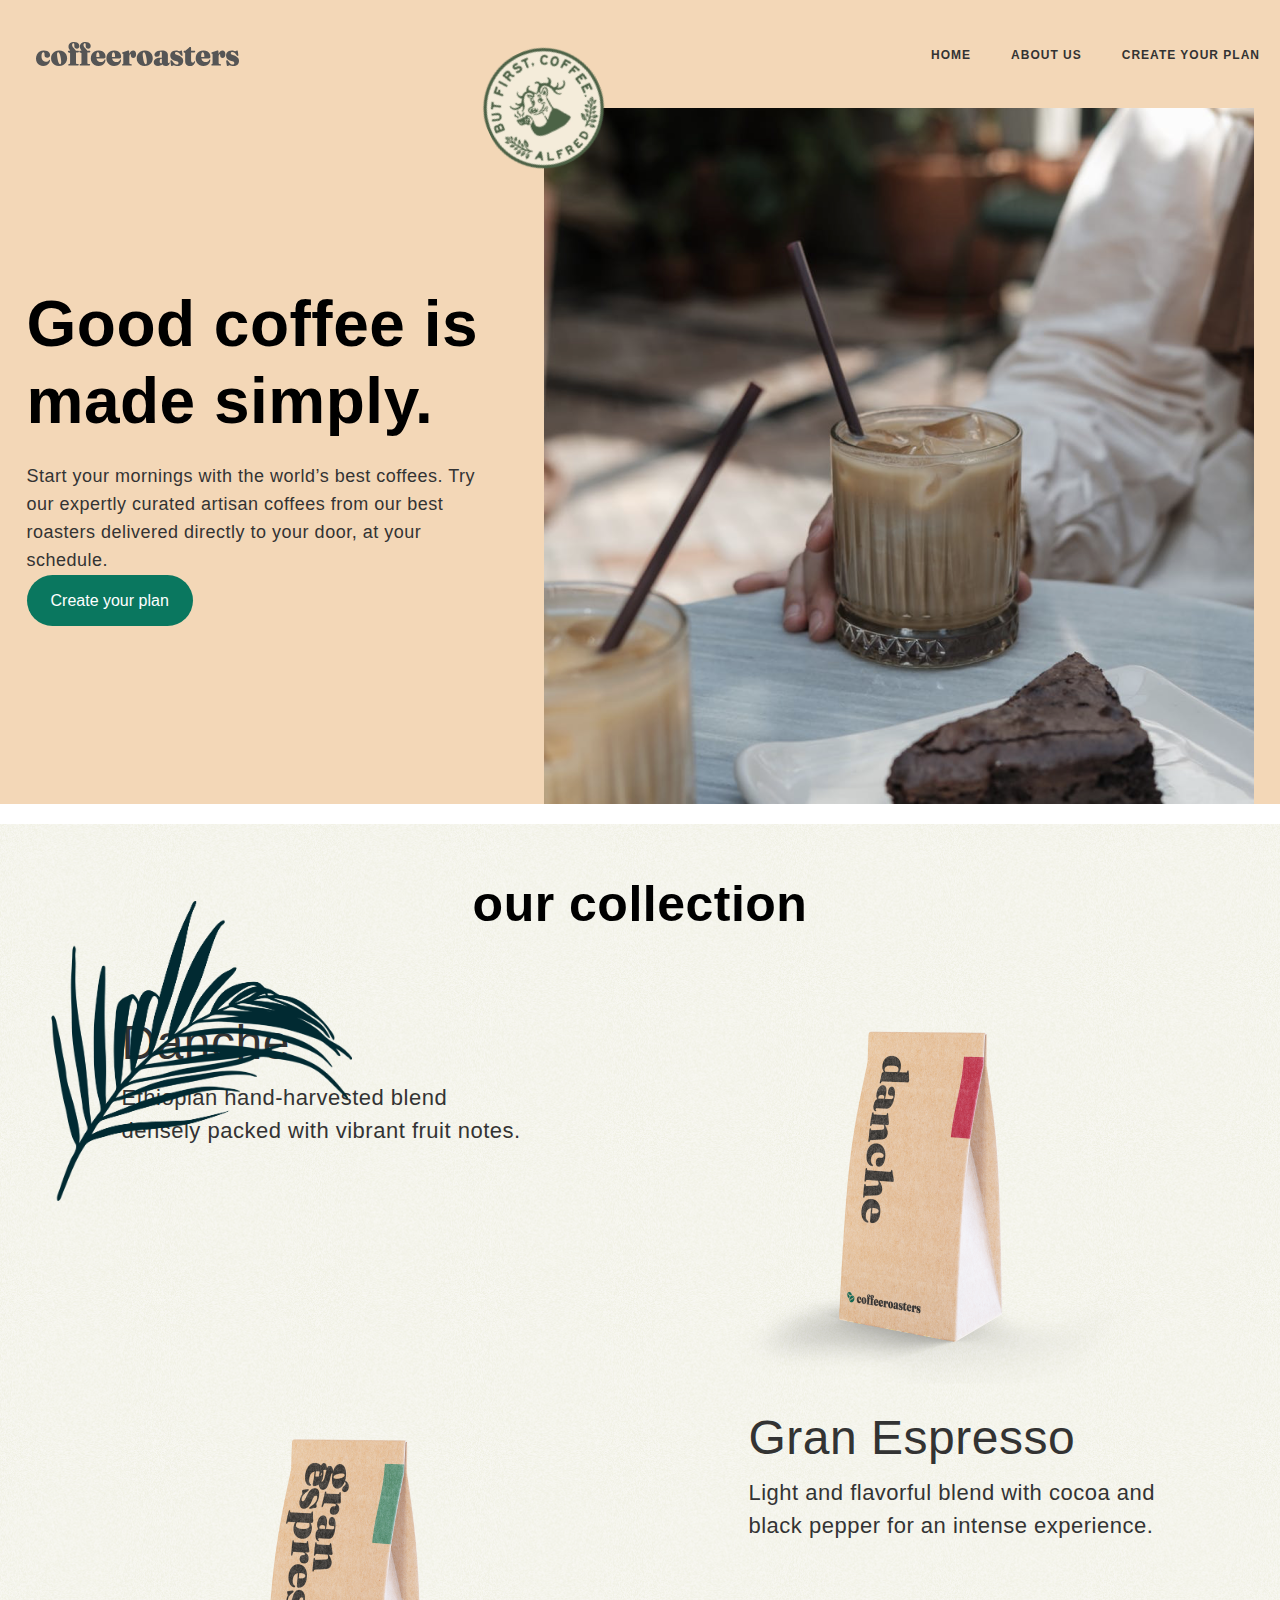
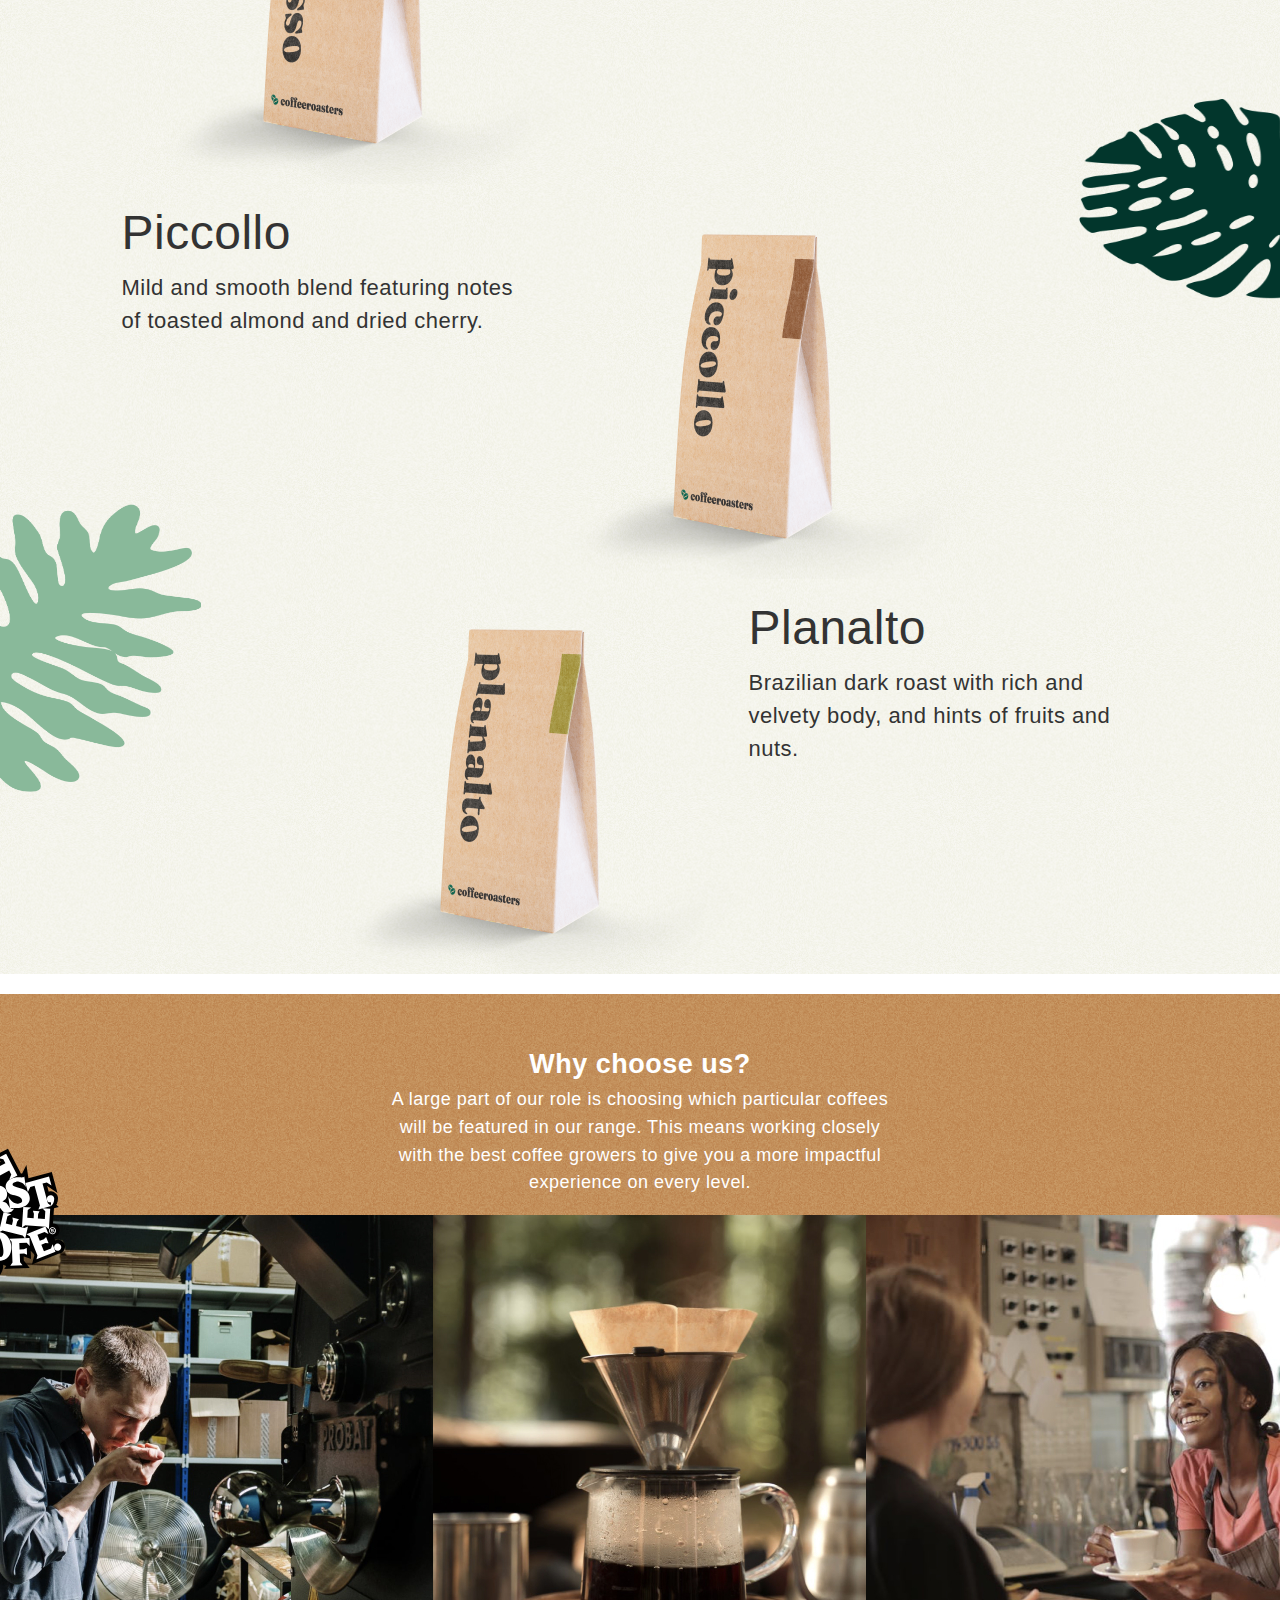
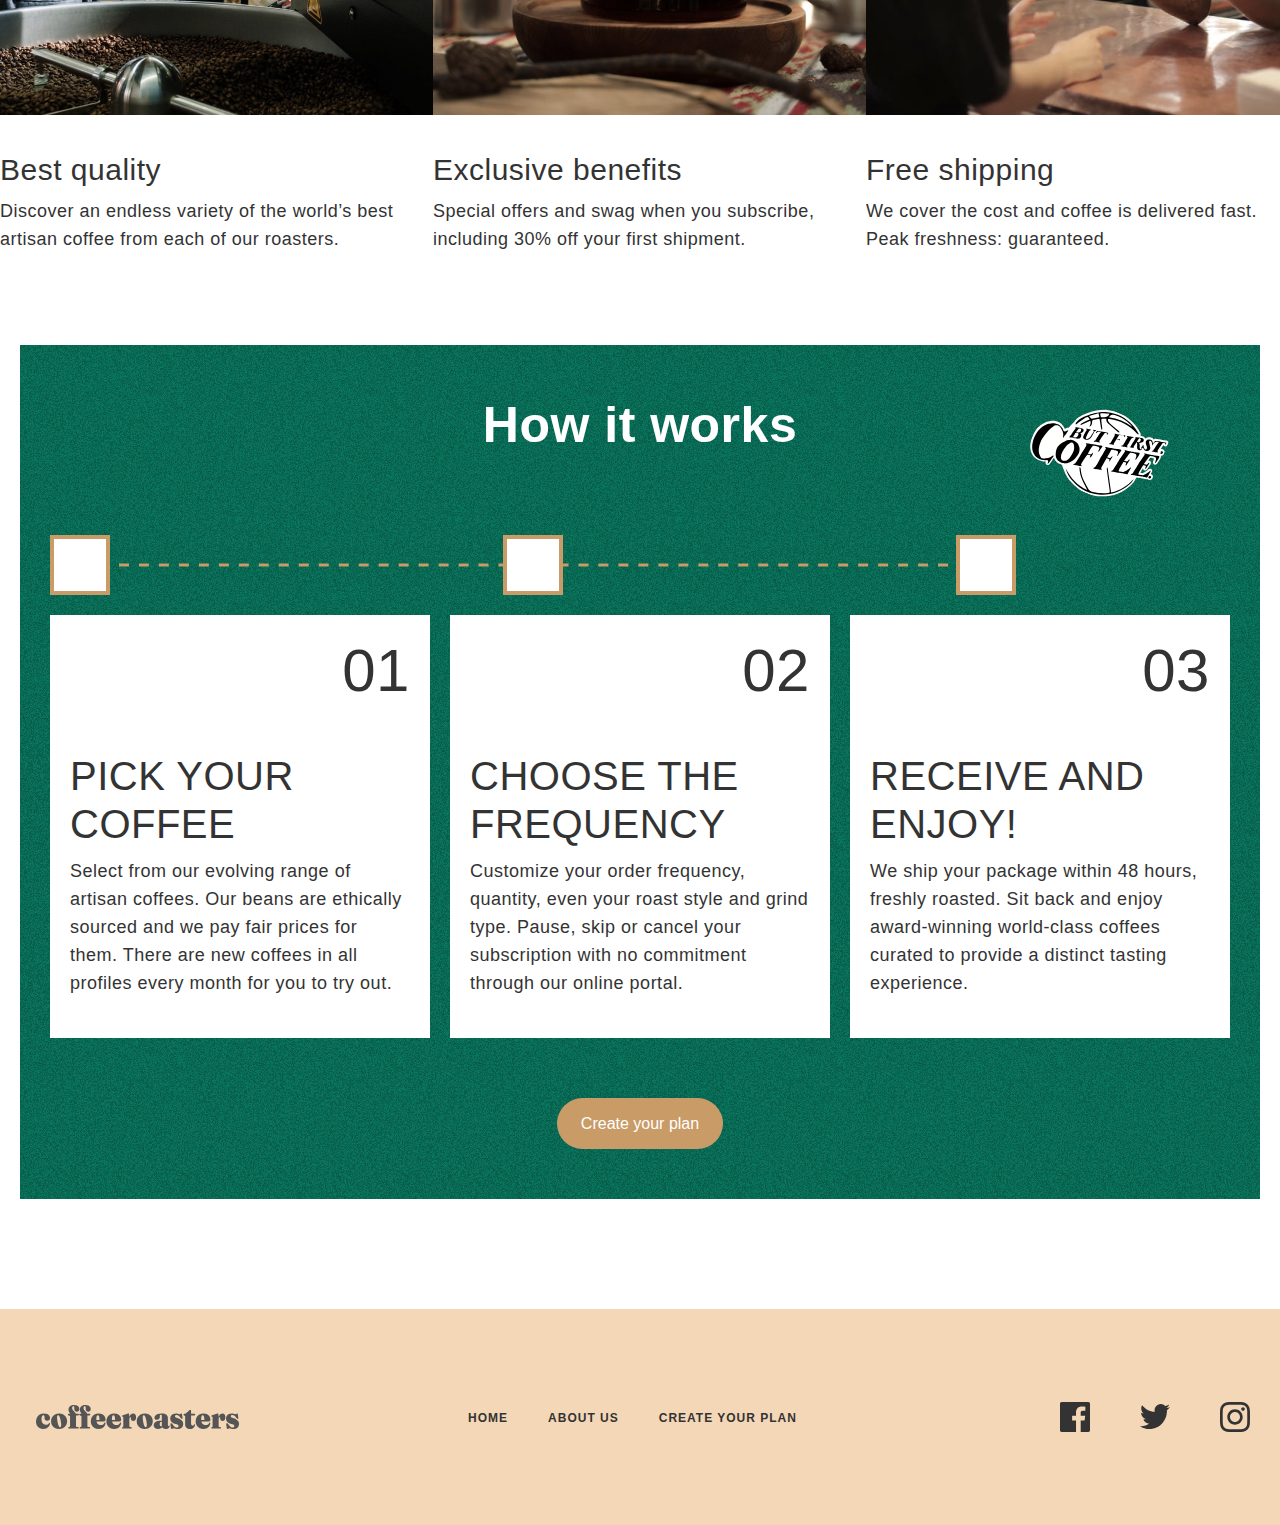
<file: index.html>
<!DOCTYPE html>
<html lang="en">
	<head>
		<meta charset="UTF-8" />
		<meta name="viewport" content="width=device-width, initial-scale=1.0" />
		<title>coffeeroasters</title>
		<link rel="stylesheet" href="css/normalize.css" />
		<link rel="stylesheet" href="css/style.css" />
	</head>
	<body>
		<div class="site-header-wrapper">
			<header class="site-header">
				<div class="container site-header__container">
					<a class="site-logo" href="">
						<img class="site-logo__img" src="img/coffeeroasters.svg" alt="" width="235" height="24" />
					</a>
					<ul class="site-nav">
						<li class="site-nav__item">
							<a class="site-nav__link" href="/">HOME</a>
						</li>
						<li class="site-nav__item">
							<a class="site-nav__link" target="_blank" href="about-us.html">ABOUT US</a>
						</li>
						<li class="site-nav__item">
							<a class="site-nav__link" href="/">Create your plan</a>
						</li>
					</ul>
				</div>
			</header>
			<div class="hero">
				<div class="container hero__container">
					<div class="hero__info">
						<h2 class="hero__info-title">Good coffee is made simply.</h2>
						<p class="hero__info-text">
							Start your mornings with the world’s best coffees. Try our expertly curated artisan coffees from our best roasters
							delivered directly to your door, at your schedule.
						</p>
						<button class="btn">Create your plan</button>
					</div>
					<div class="hero__img-wrapper">
						<img src="img/Rectangle 679.png" alt="" width="710" height="696" title="copuitino" />
						<img class="hero__img-wrapper__logo" src="img/image 40.svg" alt="" width="160" height="160" />
					</div>
				</div>
			</div>
		</div>
		<main class="main-contant">
			<section class="our-collection">
				<div class="container our-collection__container">
					<img class="our-collection__img-one" src="img/danger.png" alt="" width="402" height="300" />
					<img class="our-collection__img-two" src="img/gran-espri.png" alt="" width="402" height="300" />
					<img class="our-collection__img-three" src="img/plato.png" alt="" width="402" height="300" />
					<h2 class="our-collection__title">our collection</h2>
					<ul class="our-collection__list">
						<li class="our-collection__item">
							<img
								class="our-collection__img our-collection__img2"
								src="img/1 (1).png"
								alt=""
								width="450"
								height="375"
								title="Danche" />
							<div class="our-collection__item-info">
								<h2 class="our-collection__item-info__title">Danche</h2>
								<p class="our-collection__item-info__text">
									Ethiopian hand-harvested blend densely packed with vibrant fruit notes.
								</p>
							</div>
						</li>
						<li class="our-collection__item">
							<img class="our-collection__img" src="img/2 (1).png" alt="" width="450" height="375" title="Danche" />
							<div class="our-collection__item-info">
								<h2 class="our-collection__item-info__title">Gran Espresso</h2>
								<p class="our-collection__item-info__text">
									Light and flavorful blend with cocoa and black pepper for an intense experience.
								</p>
							</div>
						</li>
						<li class="our-collection__item">
							<img class="our-collection__img" src="img/3 (1).png" alt="" width="450" height="375" title="Danche" />
							<div class="our-collection__item-info">
								<h2 class="our-collection__item-info__title">Piccollo</h2>
								<p class="our-collection__item-info__text">
									Mild and smooth blend featuring notes of toasted almond and dried cherry.
								</p>
							</div>
						</li>
						<li class="our-collection__item">
							<img
								class="our-collection__img our-collection__img2"
								claa
								src="img/4 (1).png"
								alt=""
								width="450"
								height="375"
								title="Danche" />
							<div class="our-collection__item-info">
								<h2 class="our-collection__item-info__title">Planalto</h2>
								<p class="our-collection__item-info__text">
									Brazilian dark roast with rich and velvety body, and hints of fruits and nuts.
								</p>
							</div>
						</li>
					</ul>
				</div>
			</section>
			<!-- INDEX_COLLACTION -->
			<section class="index-collaction">
				<div class="container index-collaction__inner">
					<div class="index-collaction__info">
						<h2 class="index-collaction__title">Why choose us?</h2>
						<p class="index-collaction__text">
							A large part of our role is choosing which particular coffees will be featured in our range. This means working
							closely with the best coffee growers to give you a more impactful experience on every level.
						</p>
					</div>
					<ul class="index-collaction__list">
						<li class="index-collaction__item">
							<img class="index-collaction__item-logo" src="img/Group.svg" alt="" width="129" height="136" />
							<img class="index-collaction__img" src="img/1.jpg" alt="" width="433" height="500" />
							<h3 class="index-collaction__item-title">Best quality</h3>
							<p class="index-collaction__item-text">
								Discover an endless variety of the world’s best artisan coffee from each of our roasters.
							</p>
						</li>
						<li class="index-collaction__item">
							<img class="index-collaction__img" src="img/2.jpg" alt="" width="433" height="500" />
							<h3 class="index-collaction__item-title">Exclusive benefits</h3>
							<p class="index-collaction__item-text">
								Special offers and swag when you subscribe, including 30% off your first shipment.
							</p>
						</li>
						<li class="index-collaction__item">
							<img class="index-collaction__img" src="img/3.jpg" alt="" width="433" height="500" />
							<h3 class="index-collaction__item-title">Free shipping</h3>
							<p class="index-collaction__item-text">
								We cover the cost and coffee is delivered fast. Peak freshness: guaranteed.
							</p>
						</li>
					</ul>
				</div>
			</section>
			<!-- TUGADI -->
			<!-- How it works -->
			<section class="how-it-works">
				<div class="container">
					<div class="how-it-works__inner">
						<img class="how-it-works__img" src="img/howitsworkbut.svg" alt="cooffee" width="192" height="129" />
						<h2 class="how-it-works__title">How it works</h2>
						<div class="how-it-works__kvadrat">
							<div class="how-it-works__kvadrat-inner"></div>
							<div class="how-it-works__kvadrat-inner"></div>
							<div class="how-it-works__kvadrat-inner"></div>
						</div>
						<ol class="how-it-works__list">
							<li class="how-it-works__item">
								<h3 class="how-it-works__item-number">01</h3>
								<div class="how-it-works__item-info">
									<h3 class="how-it-works__item-title">
										Pick your <br />
										coffee
									</h3>
									<p class="how-it-works__item-text">
										Select from our evolving range of artisan coffees. Our beans are ethically sourced and we pay fair prices for
										them. There are new coffees in all profiles every month for you to try out.
									</p>
								</div>
							</li>

							<li class="how-it-works__item">
								<h3 class="how-it-works__item-number">02</h3>
								<div class="how-it-works__item-info">
									<h3 class="how-it-works__item-title">Choose the frequency</h3>
									<p class="how-it-works__item-text">
										Customize your order frequency, quantity, even your roast style and grind type. Pause, skip or cancel your
										subscription with no commitment through our online portal.
									</p>
								</div>
							</li>

							<li class="how-it-works__item">
								<h3 class="how-it-works__item-number">03</h3>
								<div class="how-it-works__item-info">
									<h3 class="how-it-works__item-title">Receive and enjoy!</h3>
									<p class="how-it-works__item-text">
										We ship your package within 48 hours, freshly roasted. Sit back and enjoy award-winning world-class coffees
										curated to provide a distinct tasting experience.
									</p>
								</div>
							</li>
						</ol>
						<div class="how-it-works__btn-wrapper">
							<button class="btn how-it-works__btn">Create your plan</button>
						</div>
					</div>
				</div>
			</section>
		</main>
		<!-- HOW IT WORKS END -->
		<footer class="site-footer">
			<div class="container site-header__container">
				<a class="site-logo" href="/">
					<img class="site-logo__img" src="img/coffeeroasters.svg" alt="logo" width="235" height="24" />
				</a>
				<ul class="site-nav">
					<li class="site-nav__item">
						<a class="site-nav__link" href="/">HOME</a>
					</li>
					<li class="site-nav__item">
						<a class="site-nav__link" href="about-us.html">ABOUT US</a>
					</li>
					<li class="site-nav__item">
						<a class="site-nav__link" href="create-plan.html">Create your plan</a>
					</li>
				</ul>

				<ul class="social">
					<li class="social__item">
						<a class="social__link" href="#">
							<svg width="30" height="30" viewBox="0 0 30 30" fill="none" xmlns="http://www.w3.org/2000/svg">
								<path
									id="Path"
									d="M28.3438 0H1.65625C0.74125 0 0 0.74125 0 1.65625V28.345C0 29.2588 0.74125 30 1.65625 30H16.025V18.3825H12.115V13.855H16.025V10.5163C16.025 6.64125 18.3913 4.53125 21.8488 4.53125C23.505 4.53125 24.9275 4.655 25.3425 4.71V8.76L22.945 8.76125C21.065 8.76125 20.7013 9.655 20.7013 10.965V13.8562H25.185L24.6012 18.3837H20.7013V30H28.3463C29.2588 30 30 29.2587 30 28.3438V1.65625C30 0.74125 29.2587 0 28.3438 0Z"
									fill="currentColor" />
							</svg>
						</a>
					</li>

					<li class="social__item">
						<a class="social__link" href="#">
							<svg width="30" height="25" viewBox="0 0 30 25" fill="none" xmlns="http://www.w3.org/2000/svg">
								<path
									id="Path"
									d="M30 2.95965C28.8962 3.46211 27.71 3.8005 26.465 3.95304C27.7363 3.17243 28.7125 1.9355 29.1712 0.461444C27.9825 1.18437 26.665 1.70991 25.2625 1.99318C24.1412 0.766509 22.54 0 20.77 0C16.7962 0 13.8763 3.80178 14.7738 7.74841C9.66 7.48564 5.125 4.97334 2.08875 1.15489C0.47625 3.99149 1.2525 7.70227 3.9925 9.58137C2.985 9.54804 2.035 9.26477 1.20625 8.79179C1.13875 11.7155 3.1825 14.4509 6.1425 15.0597C5.27625 15.3007 4.3275 15.3571 3.3625 15.1674C4.145 17.6746 6.4175 19.4986 9.1125 19.5498C6.525 21.6302 3.265 22.5595 0 22.1647C2.72375 23.9553 5.96 25 9.435 25C20.8625 25 27.3187 15.1033 26.9287 6.22693C28.1312 5.33608 29.175 4.22477 30 2.95965Z"
									fill="currentColor" />
							</svg>
						</a>
					</li>

					<li class="social__item">
						<a class="social__link" href="#">
							<svg width="30" height="30" viewBox="0 0 30 30" fill="none" xmlns="http://www.w3.org/2000/svg">
								<path
									id="Shape"
									fill-rule="evenodd"
									clip-rule="evenodd"
									d="M15 0C10.9262 0 10.4163 0.0175 8.81625 0.09C3.36875 0.34 0.34125 3.3625 0.09125 8.815C0.0175 10.4163 0 10.9262 0 15C0 19.0737 0.0175 19.585 0.09 21.185C0.34 26.6325 3.3625 29.66 8.815 29.91C10.4163 29.9825 10.9262 30 15 30C19.0737 30 19.585 29.9825 21.185 29.91C26.6275 29.66 29.6625 26.6375 29.9088 21.185C29.9825 19.585 30 19.0737 30 15C30 10.9262 29.9825 10.4163 29.91 8.81625C29.665 3.37375 26.6388 0.34125 21.1862 0.09125C19.585 0.0175 19.0737 0 15 0ZM15.0001 2.70386C19.0051 2.70386 19.4801 2.71886 21.0626 2.79136C25.1276 2.97636 27.0264 4.90511 27.2114 8.94011C27.2839 10.5214 27.2976 10.9964 27.2976 15.0014C27.2976 19.0076 27.2826 19.4814 27.2114 21.0626C27.0251 25.0939 25.1314 27.0264 21.0626 27.2114C19.4801 27.2839 19.0076 27.2989 15.0001 27.2989C10.9951 27.2989 10.5201 27.2839 8.93889 27.2114C4.86389 27.0251 2.97514 25.0876 2.79014 21.0614C2.71764 19.4801 2.70264 19.0064 2.70264 15.0001C2.70264 10.9951 2.71889 10.5214 2.79014 8.93886C2.97639 4.90511 4.87014 2.97511 8.93889 2.79011C10.5214 2.71886 10.9951 2.70386 15.0001 2.70386ZM7.29736 14.9999C7.29736 10.7461 10.7461 7.29736 14.9999 7.29736C19.2536 7.29736 22.7024 10.7461 22.7024 14.9999C22.7024 19.2549 19.2536 22.7036 14.9999 22.7036C10.7461 22.7036 7.29736 19.2536 7.29736 14.9999ZM15 20C12.2387 20 10 17.7625 10 15C10 12.2387 12.2387 10 15 10C17.7612 10 20 12.2387 20 15C20 17.7625 17.7612 20 15 20ZM21.2061 6.99348C21.2061 5.99973 22.0123 5.19348 23.0073 5.19348C24.0011 5.19348 24.8061 5.99973 24.8061 6.99348C24.8061 7.98723 24.0011 8.79348 23.0073 8.79348C22.0123 8.79348 21.2061 7.98723 21.2061 6.99348Z"
									fill="currentColor" />
							</svg>
						</a>
					</li>
				</ul>
			</div>
		</footer>
	</body>
</html>
</file>
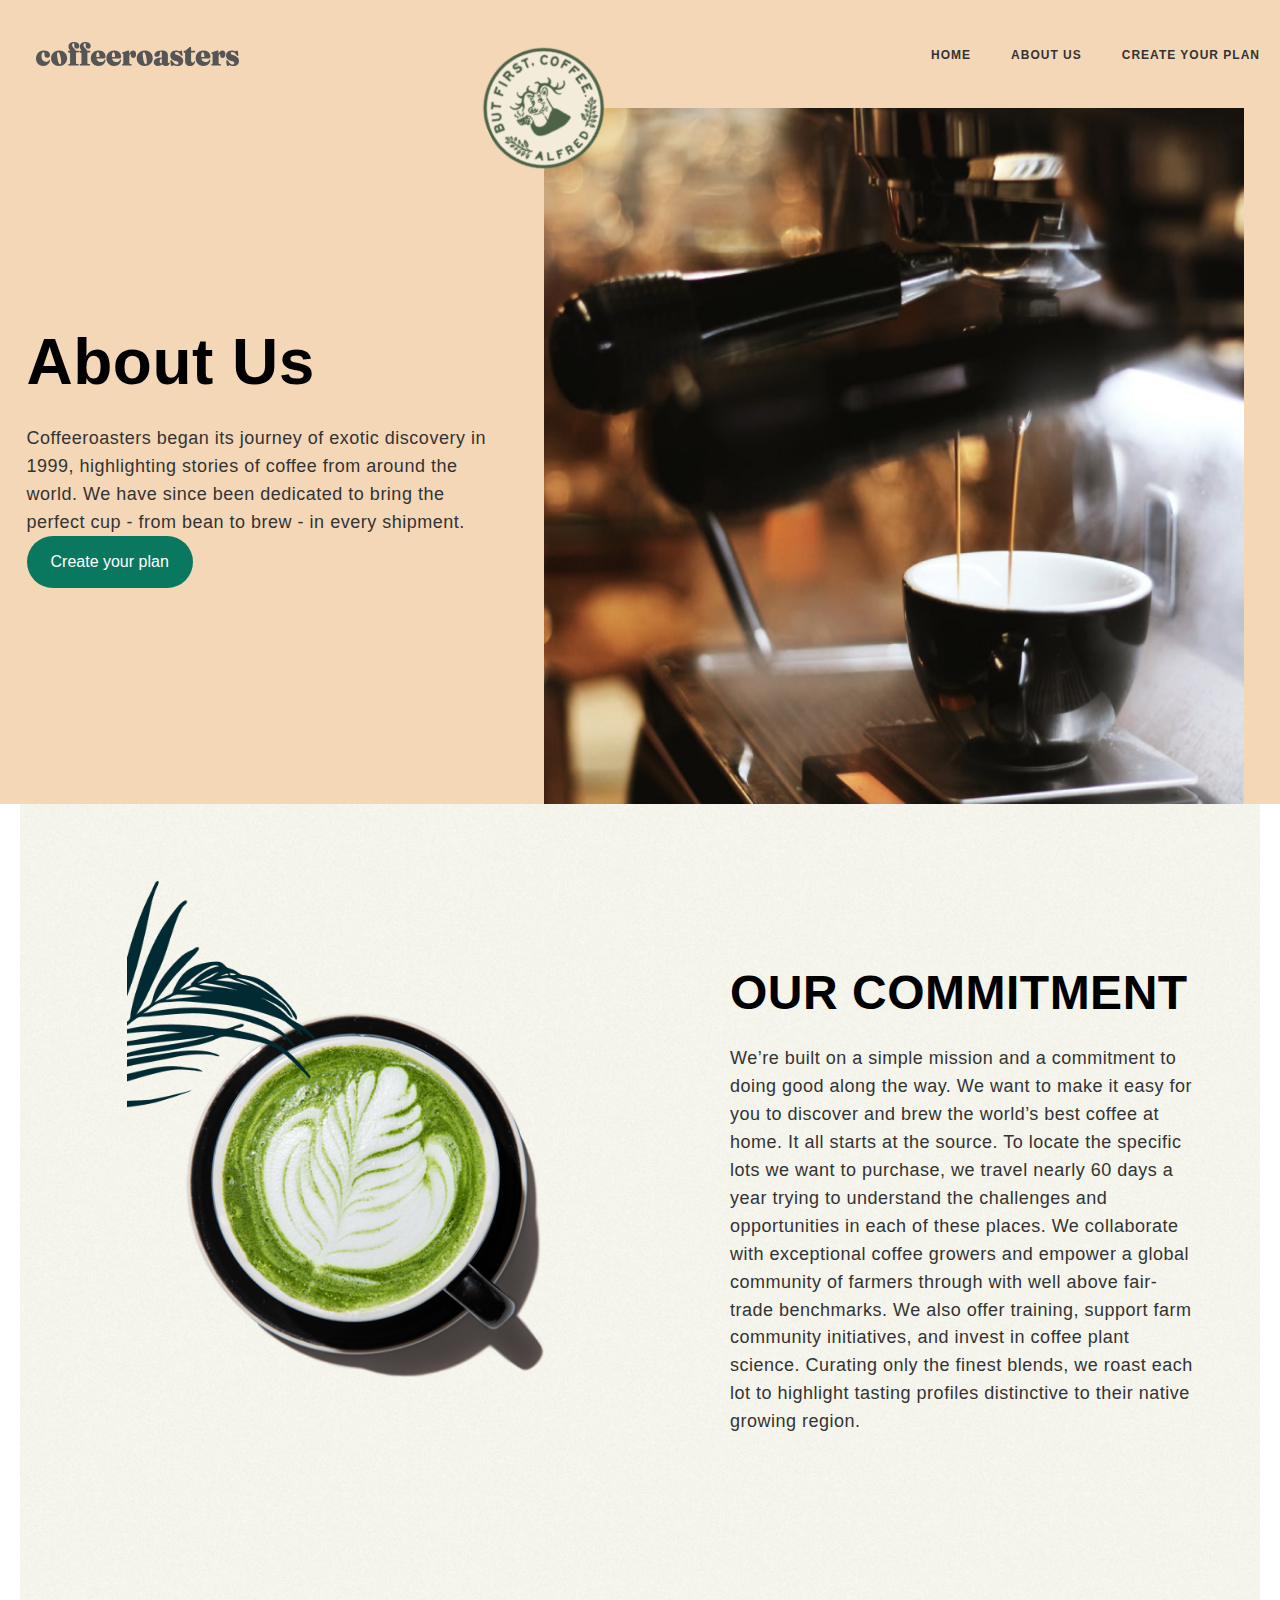
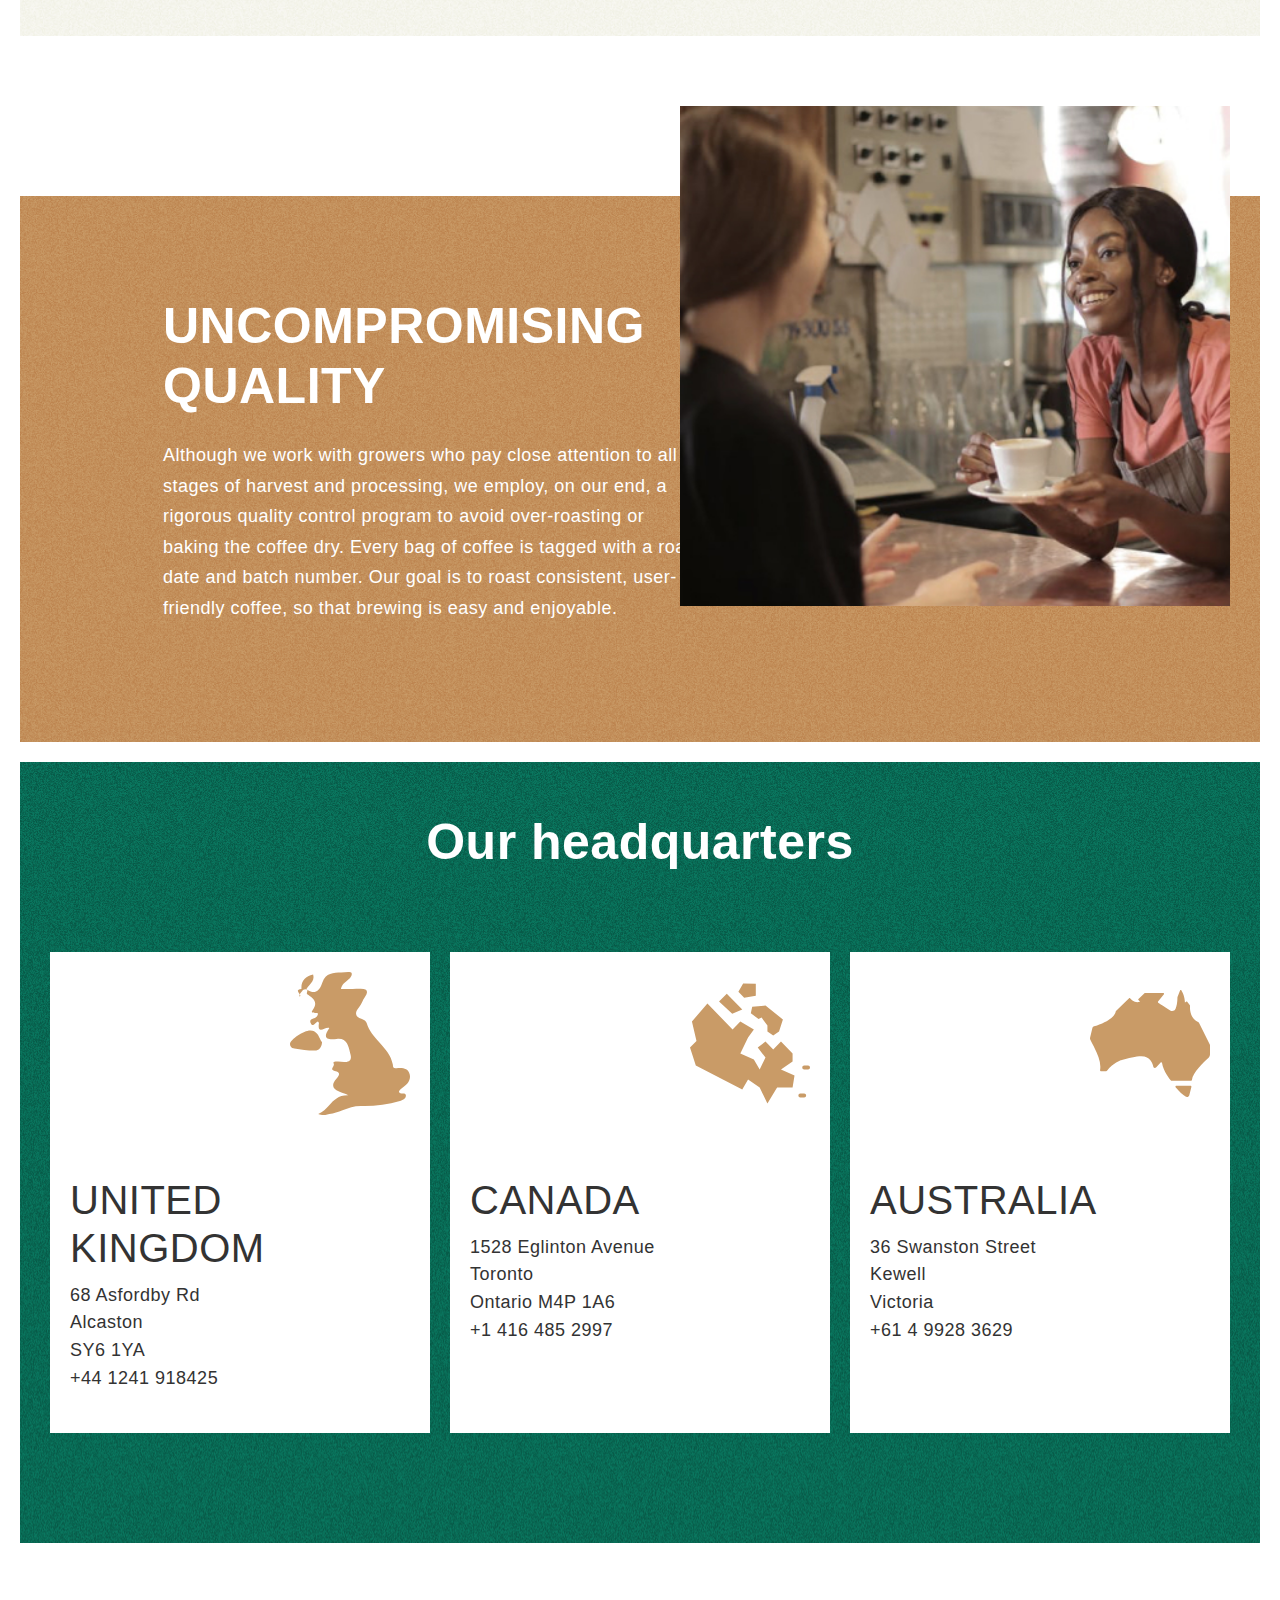
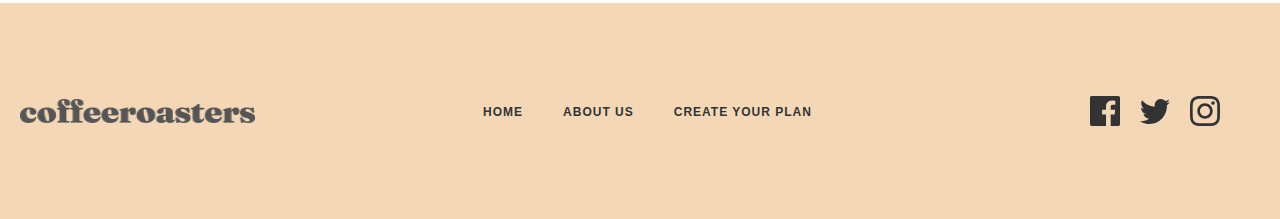
<file: about-us.html>
<!DOCTYPE html>
<html lang="en">
	<head>
		<meta charset="UTF-8" />
		<meta name="viewport" content="width=device-width, initial-scale=1.0" />
		<title>About uppercase</title>
		<link rel="stylesheet" href="css/normalize.css" />
		<link rel="stylesheet" href="css/style.css" />
	</head>
	<body>
		<div class="site-header-wrapper">
			<header class="site-header">
				<div class="container site-header__container">
					<a class="site-logo" href="">
						<img class="site-logo__img" src="img/coffeeroasters.svg" alt="" width="235" height="24" />
					</a>
					<ul class="site-nav">
						<li class="site-nav__item">
							<a class="site-nav__link" href="/">HOME</a>
						</li>
						<li class="site-nav__item">
							<a class="site-nav__link" target="_blank" href="about-us.html">ABOUT US</a>
						</li>
						<li class="site-nav__item">
							<a class="site-nav__link" href="/">Create your plan</a>
						</li>
					</ul>
				</div>
			</header>
			<div class="hero">
				<div class="container hero__container">
					<div class="hero__info">
						<h2 class="hero__info-title">About Us</h2>
						<p class="hero__info-text">
							Coffeeroasters began its journey of exotic discovery in 1999, highlighting stories of coffee from around the world.
							We have since been dedicated to bring the perfect cup - from bean to brew - in every shipment.
						</p>
						<button class="btn">Create your plan</button>
					</div>
					<div class="hero__img-wrapper">
						<img src="img/Rectangle 679.jpg" alt="" width="700" height="696" title="copuitino" />
						<img class="hero__img-wrapper__logo" src="img/image 40.svg" alt="" width="160" height="160" />
					</div>
				</div>
			</div>
		</div>
		<main class="">
			<section class="our-commitment">
				<div class="container">
					<div class="our-commitment__inner">
						<img class="our-collection__img-one" src="img/our-community-img.png" alt="" width="402" height="300" />
						<div class="our-commitment__img-wrapper">
							<img src="img/cofffe.png" alt="" width="360" height="364" />
						</div>
						<div class="our-commitment__info">
							<h2 class="our-commitment__title">Our commitment</h2>
							<p class="our-commitment__text">
								We’re built on a simple mission and a commitment to doing good along the way. We want to make it easy for you to
								discover and brew the world’s best coffee at home. It all starts at the source. To locate the specific lots we
								want to purchase, we travel nearly 60 days a year trying to understand the challenges and opportunities in each of
								these places. We collaborate with exceptional coffee growers and empower a global community of farmers through
								with well above fair-trade benchmarks. We also offer training, support farm community initiatives, and invest in
								coffee plant science. Curating only the finest blends, we roast each lot to highlight tasting profiles distinctive
								to their native growing region.
							</p>
						</div>
					</div>
				</div>
			</section>
		</main>
		<!-- "uncomoprosing-quality -->
		<section class="uncomoprosing-quality">
			<div class="container">
				<div class="uncomoprosing-quality__inner">
					<div class="uncomoprosing-quality__info">
						<h2 class="uncomoprosing-quality__title">Uncompromising quality</h2>
						<p class="uncomoprosing-quality__text">
							Although we work with growers who pay close attention to all stages of harvest and processing, we employ, on our
							end, a rigorous quality control program to avoid over-roasting or baking the coffee dry. Every bag of coffee is
							tagged with a roast date and batch number. Our goal is to roast consistent, user-friendly coffee, so that brewing is
							easy and enjoyable.
						</p>
					</div>
					<img class="uncomoprosing-quality__img" src="img/3.jpg" alt="free-shipping" width="550" height="500" />
				</div>
			</div>
		</section>
		<!-- uncomoprosing-quality -->
		<section class="how-it-works">
        <div class="container">
          <div class="how-it-works__inner">
            <h2 class="how-it-works__title">Our headquarters</h2>
            <ol class="how-it-works__list">
              <li class="how-it-works__item">
                <h3 class="how-it-works__item-number">
                  <img src="img/united kingdom.svg" alt="UNITED-KINGDOM" width="120" height="143" />
                </h3>
                <div class="how-it-works__item-info">
                  <h3 class="how-it-works__item-title">United Kingdom</h3>
                  <p class="how-it-works__item-text">
                    68 Asfordby Rd <br />
                    Alcaston <br />
                    SY6 1YA <br />
                    +44 1241 918425
                  </p>
                </div>
              </li>

              <li class="how-it-works__item">
                <h3 class="how-it-works__item-number">
                  <img src="img/canada.svg" alt="CANADA" width="120" height="143" />
                </h3>
                <div class="how-it-works__item-info">
                  <h3 class="how-it-works__item-title">Canada</h3>
                  <p class="how-it-works__item-text">
                    1528 Eglinton Avenue <br />
                    Toronto <br />
                    Ontario M4P 1A6 <br />
                    +1 416 485 2997
                  </p>
                </div>
              </li>

              <li class="how-it-works__item">
                <h3 class="how-it-works__item-number">
                  <img src="img/australia.svg" alt="AUSTRALIA" width="120" height="143" />
                </h3>
                <div class="how-it-works__item-info">
                  <h3 class="how-it-works__item-title">Australia</h3>
                  <p class="how-it-works__item-text">
                    36 Swanston Street <br />
                    Kewell <br />
                    Victoria <br />
                    +61 4 9928 3629
                  </p>
                </div>
              </li>
            </ol>
            <div class="how-it-works__btn-wrapper"></div>
          </div>
        </div>
      </section>
    </main>
    <footer class="site-footer">
			<div class="container site-header__container">
				<a class="site-logo" href="/">
					<img class="site-logo__img" src="img/coffeeroasters.png" alt="logo" width="235" height="24" />
        </a>
        <ul class="site-nav">
          <li class="site-nav__item">
            <a class="site-nav__link" href="/">HOME</a>
          </li>
          <li class="site-nav__item">
						<a class="site-nav__link" href="about-us.html">ABOUT US</a>
          </li>
          <li class="site-nav__item">
						<a class="site-nav__link" href="create-plan.html">Create your plan</a>
          </li>
        </ul>

        <ul class="social">
					<li class="social__item">
						<a class="social__link" href="#">
							<svg width="30" height="30" viewBox="0 0 30 30" fill="none" xmlns="http://www.w3.org/2000/svg">
								<path
								id="Path"
								d="M28.3438 0H1.65625C0.74125 0 0 0.74125 0 1.65625V28.345C0 29.2588 0.74125 30 1.65625 30H16.025V18.3825H12.115V13.855H16.025V10.5163C16.025 6.64125 18.3913 4.53125 21.8488 4.53125C23.505 4.53125 24.9275 4.655 25.3425 4.71V8.76L22.945 8.76125C21.065 8.76125 20.7013 9.655 20.7013 10.965V13.8562H25.185L24.6012 18.3837H20.7013V30H28.3463C29.2588 30 30 29.2587 30 28.3438V1.65625C30 0.74125 29.2587 0 28.3438 0Z"
								fill="currentColor" />
              </svg>

							<svg width="30" height="25" viewBox="0 0 30 25" fill="none" xmlns="http://www.w3.org/2000/svg">
<path id="Path" d="M30 2.95965C28.8962 3.46211 27.71 3.8005 26.465 3.95304C27.7363 3.17243 28.7125 1.9355 29.1712 0.461444C27.9825 1.18437 26.665 1.70991 25.2625 1.99318C24.1412 0.766509 22.54 0 20.77 0C16.7962 0 13.8763 3.80178 14.7738 7.74841C9.66 7.48564 5.125 4.97334 2.08875 1.15489C0.47625 3.99149 1.2525 7.70227 3.9925 9.58137C2.985 9.54804 2.035 9.26477 1.20625 8.79179C1.13875 11.7155 3.1825 14.4509 6.1425 15.0597C5.27625 15.3007 4.3275 15.3571 3.3625 15.1674C4.145 17.6746 6.4175 19.4986 9.1125 19.5498C6.525 21.6302 3.265 22.5595 0 22.1647C2.72375 23.9553 5.96 25 9.435 25C20.8625 25 27.3187 15.1033 26.9287 6.22693C28.1312 5.33608 29.175 4.22477 30 2.95965Z" fill="#333333"/>
</svg>

<svg width="30" height="30" viewBox="0 0 30 30" fill="none" xmlns="http://www.w3.org/2000/svg">
<path id="Shape" fill-rule="evenodd" clip-rule="evenodd" d="M15 0C10.9262 0 10.4163 0.0175 8.81625 0.09C3.36875 0.34 0.34125 3.3625 0.09125 8.815C0.0175 10.4163 0 10.9262 0 15C0 19.0737 0.0175 19.585 0.09 21.185C0.34 26.6325 3.3625 29.66 8.815 29.91C10.4163 29.9825 10.9262 30 15 30C19.0737 30 19.585 29.9825 21.185 29.91C26.6275 29.66 29.6625 26.6375 29.9088 21.185C29.9825 19.585 30 19.0737 30 15C30 10.9262 29.9825 10.4163 29.91 8.81625C29.665 3.37375 26.6388 0.34125 21.1862 0.09125C19.585 0.0175 19.0737 0 15 0ZM15.0001 2.70386C19.0051 2.70386 19.4801 2.71886 21.0626 2.79136C25.1276 2.97636 27.0264 4.90511 27.2114 8.94011C27.2839 10.5214 27.2976 10.9964 27.2976 15.0014C27.2976 19.0076 27.2826 19.4814 27.2114 21.0626C27.0251 25.0939 25.1314 27.0264 21.0626 27.2114C19.4801 27.2839 19.0076 27.2989 15.0001 27.2989C10.9951 27.2989 10.5201 27.2839 8.93889 27.2114C4.86389 27.0251 2.97514 25.0876 2.79014 21.0614C2.71764 19.4801 2.70264 19.0064 2.70264 15.0001C2.70264 10.9951 2.71889 10.5214 2.79014 8.93886C2.97639 4.90511 4.87014 2.97511 8.93889 2.79011C10.5214 2.71886 10.9951 2.70386 15.0001 2.70386ZM7.29736 14.9999C7.29736 10.7461 10.7461 7.29736 14.9999 7.29736C19.2536 7.29736 22.7024 10.7461 22.7024 14.9999C22.7024 19.2549 19.2536 22.7036 14.9999 22.7036C10.7461 22.7036 7.29736 19.2536 7.29736 14.9999ZM15 20C12.2387 20 10 17.7625 10 15C10 12.2387 12.2387 10 15 10C17.7612 10 20 12.2387 20 15C20 17.7625 17.7612 20 15 20ZM21.2061 6.99348C21.2061 5.99973 22.0123 5.19348 23.0073 5.19348C24.0011 5.19348 24.8061 5.99973 24.8061 6.99348C24.8061 7.98723 24.0011 8.79348 23.0073 8.79348C22.0123 8.79348 21.2061 7.98723 21.2061 6.99348Z" fill="#333333"/>
</svg>


            </a>
          </li>
					<footer>
				</body>
				</html>
</file>
<file: css/style.css>
:root {
	--green-bg: #0a775f;
	--black-color: #000;
	--text-color: #333333;
	--white-color: #fff;
	--gold-bg: #f3d7b7;
	--darkgold-bg: #c99b67;
	--light-bg: #f8f8f2;
}

html {
	box-sizing: border-box;
	height: 100%;
	scroll-behavior: smooth;
}
*,
*::before,
*::after {
	box-sizing: inherit;
}
body {
	display: flex;
	flex-direction: column;
	height: 100%;
	font-family: 'Roboto', 'Arial', sans-serif;
	color: var(--text-color);
	font-size: 16px;
	margin: 0;
	padding: 0;
	line-height: 1.55;
	font-weight: 400;
	letter-spacing: 0.5px;
	font-size: 18px;
	overflow-x: hidden;
}
*:focus {
	outline: 2px dotted #ff7500;
	outline-offset: 3px;
}
.container {
	width: 100%;
	max-width: 1440px;
	padding-left: 20px;
	padding-right: 20px;
	margin-left: auto;
	margin-right: auto;
}

h1,
h2,
h3,
h4,
h5,
h6,
p {
	margin-top: 0;
	margin-bottom: 0;
}

ul {
	list-style: none;
}

a {
	text-decoration: none;
}

.btn {
	border: none;
	padding: 16px 24px;
	border-radius: 100px;
	background-color: var(--green-bg);
	color: var(--white-color);
	font-size: 16px;
	font-weight: 500;
	line-height: 1.2;
	text-align: center;
	cursor: pointer;
	transition: opacity 0.4s ease;
}

.btn:hover {
	opacity: 0.8;
}

.btn:active {
	opacity: 0.6;
}

.main-contant {
	flex-grow: 1;
	padding-top: 20px;
	padding-bottom: 50px;
}

.site-header-wrapper {
	padding-top: 40px;
	background-color: var(--gold-bg);
}

.site-header {
	margin-bottom: 40px;
}

.site-header__container {
	display: flex;
	align-items: center;
	justify-content: space-between;
}

.site-logo {
	width: 235px;
	height: 24px;
	display: inline-block;
	transition: opacity 0.4s ease;
}

.site-logo:hover {
	opacity: 0.8;
}

.site-logo:active {
	opacity: 0.6;
}

.site-nav {
	padding: 0;
	margin: 0;
	display: flex;
	align-items: center;
}

.site-nav__item:not(:last-child) {
	margin-right: 40px;
}

.site-nav__link {
	text-transform: uppercase;
	color: var(--text-color);
	transition: all 0.4s ease;
	font-size: 12px;
	letter-spacing: 1px;
	line-height: 1.2;
	font-weight: 700;
}

.site-nav__link:hover {
	color: var(--green-bg);
}

.site-nav__link:active {
	opacity: 0.6;
}

HERO .hero {
	padding-top: 40px;
}

.hero__container {
	display: flex;
	align-items: center;
	justify-content: center;
}

.hero__info {
	max-width: 467px;
	width: 100%;
	margin-right: 50px;
}

.hero__info-title {
	color: var(--black-color);
	font-weight: 700;
	font-size: 64px;
	line-height: 1.2;
	margin-bottom: 24px;
}

.hero__img-wrapper {
	position: relative;
	width: 710px;
	height: 696px;
}

.hero-img-wrapper img {
	object-fit: cover;
}

.hero__img-wrapper__logo {
	position: absolute;
	top: -80px;
	left: -80px;
	width: 160px;
	height: 160px;
}

/* OUR COLLECTION  */
.our-collection {
	margin-bottom: 20px;
}
.our-collection__img-one {
	position: absolute;
	top: 77px;
	left: 0;
	object-fit: contain;
}

.our-collection__img-two {
	position: absolute;
	top: 50%;
	right: -201px;
}

.our-collection__img-three {
	position: absolute;
	bottom: 170px;
	left: -201px;
}

.our-collection__container {
	position: relative;
	background-image: url(/img/Group\ 3615.jpg);
	background-repeat: no-repeat;
	background-size: cover;
	background-position: center center;
	padding-top: 50px;
	padding-top: 50px;
}
.our-collection__title {
	text-align: center;
	font-weight: 700;
	font-size: 50px;
	line-height: 1.2;
	color: var(--black-color);
	margin-bottom: 80px;
}

.our-collection__list {
	display: flex;
	flex-direction: column;
	justify-content: center;
	align-items: center;
	margin: 0;
	padding: 0;
}
.our-collection__item {
	display: flex;
	align-content: center;
}

.our-collection__item:not(:last-child) {
	margin-bottom: 20px;
}
.our-collection__item:nth-child(2n - 1) {
	flex-direction: row-reverse;
}
.our-collection__img {
	width: 450px;
	height: 375px;
	object-fit: cover;
	margin-right: 177px;
}
.our-collection__img2 {
	margin-right: 0;
	margin-left: 177px;
}
.our-collection__item-info {
	max-width: 410px;
}
.our-collection__item-info__title {
	margin-bottom: 10px;
	font-weight: 500;
	font-size: 48px;
	line-height: 1.2;
}
.our-collection__item-info__text {
	font-size: 22px;
	line-height: 1.5;
	font-weight: 400;
}
/* index-collaction */
.index-collaction {
	margin-bottom: 459px;
}
.index-collaction__inner {
	background-color: var(--darkgold-bg);
	background-image: url(../img/Group\ 3616.png);
	background-position: center center;
	background-repeat: no-repeat;
	background-size: cover;
	padding-top: 50px;
	padding-bottom: 289px;
	position: relative;
}
.index-collaction__info {
	display: flex;
	align-items: center;
	justify-content: center;
	flex-direction: column;
	margin-left: auto;
	margin-right: auto;
	max-width: 518px;
	width: 100%;
	text-align: center;
	color: var(--white-color);
}
.index-collaction__list {
	position: absolute;
	display: flex;
	padding: 0;
	margin-left: -20px;
}
.index-collaction__item:nth-child(1) {
	position: relative;
}
.index-collaction__item-logo {
	position: absolute;
	left: -64px;
	top: -68px;
}
.index-collaction__item {
	min-width: 433px;
	width: 100%;
}
.index-collaction__img {
	width: 433px;
	height: 500px;
	object-fit: cover;
	margin-bottom: 28px;
}
.index-collaction__item-title {
	font-weight: 500;
	font-size: 30px;
	line-height: 1.2;
	margin-bottom: 10px;
}

/* HOW IT WORKS */

.how-it-works__inner {
	position: relative;
	background-image: url(../img/Howitsworkgreenbg.png);
	padding: 50px 30px;
}

.how-it-works__img {
	position: absolute;
	right: 68px;
	top: 41px;
}

.how-it-works__title {
	text-align: center;
	font-weight: 700;
	color: var(--white-color);
	font-size: 50px;
	line-height: 1.2;
	margin-bottom: 80px;
}

.how-it-works__kvadrat {
	max-width: 966px;
	width: 100%;
	display: flex;
	justify-content: space-between;
	background-image: url(../img/Vector\ 5.png);
	background-repeat: no-repeat;
	background-position: center center;
	margin-bottom: 20px;
}

.how-it-works__kvadrat-inner {
	width: 60px;
	height: 60px;
	background-color: var(--white-color);
	border: 4px solid var(--darkgold-bg);
}

.how-it-works__list {
	margin: 0;
	padding: 0;
	list-style: none;
	display: flex;
	justify-content: space-between;
	margin-bottom: 60px;
}

.how-it-works__item {
	max-width: 433px;
	width: 100%;
	background-color: var(--white-color);
	padding: 20px 20px 40px;
	color: var(--text-color);
}

.how-it-works__item:not(:last-child) {
	margin-right: 20px;
}

.how-it-works__item-number {
	font-weight: 400;
	font-size: 60px;
	text-align: right;
	line-height: 1.2;
	margin-bottom: 45px;
}

.how-it-works__item-info {
	max-width: 385px;
	width: 100%;
}

.how-it-works__item-title {
	font-weight: 500;
	font-size: 40px;
	line-height: 1.2;
	margin-bottom: 10px;
	text-transform: uppercase;
}

.how-it-works__btn-wrapper {
	display: flex;
	align-items: center;
	justify-content: center;
}

.how-it-works__btn {
	background-color: var(--darkgold-bg);
}

.how-it-works__btn:focus {
	outline: 2px dotted var(--darkgold-bg);
	outline-offset: 3px;
}

.how-it-works {
	margin-bottom: 60px;
}

.site-footer {
	padding-top: 65px;
	padding-bottom: 65px;
	background-color: var(--gold-bg);
}

.social {
	display: flex;
	align-items: center;
}

.social__item:not(:last-child) {
	margin-right: 30px;
}

.social__link {
	display: flex;
	align-items: center;
}

.social__link svg {
	color: var(--text-color);
	margin: 10px;
}

.social__link svg:hover {
	color: var(--green-bg);
}

.our-commitment__inner {
	position: relative;
	padding: 160px 64px 200px 165px;
	background-image: url(../img/about-bg.jpg);
	background-repeat: no-repeat;
	background-size: cover;
	background-position: center center;
	display: flex;
	align-items: center;
	justify-content: space-between;
}

.our-commitment {
	margin-bottom: 160px;
}

.our-commitment__img-wrapper {
	margin-right: 185px;
}

.our-commitment__info {
	max-width: 626px;
	width: 100%;
}

.our-commitment__title {
	margin-bottom: 24px;
	text-transform: uppercase;
	font-weight: 700;
	font-size: 48px;
	line-height: 1.2;
	color: var(--black-color);
}

.uncomoprosing-quality {
	margin-bottom: 20px;
}

.uncomoprosing-quality__inner {
	background-image: url(../img/Group\ 3616.png);
	background-repeat: no-repeat;
	background-position: center center;
	background-size: cover;
	color: var(--white-color);
	padding: 100px 30px 118px 143px;
	position: relative;
}

.uncomoprosing-quality__info {
	max-width: 539px;
	width: 100%;
	margin-right: 38px;
}

.uncomoprosing-quality__title {
	margin-bottom: 24px;
	font-weight: 700;
	font-size: 50px;
	line-height: 1.2;
	max-width: 397px;
	width: 100%;
	text-transform: uppercase;
}

.uncomoprosing-quality__text {
	line-height: 1.7;
}

.uncomoprosing-quality__img {
	width: 550px;
	height: 500px;
	object-fit: cover;
	position: absolute;
	right: 30px;
	top: -90px;
}
</file>
